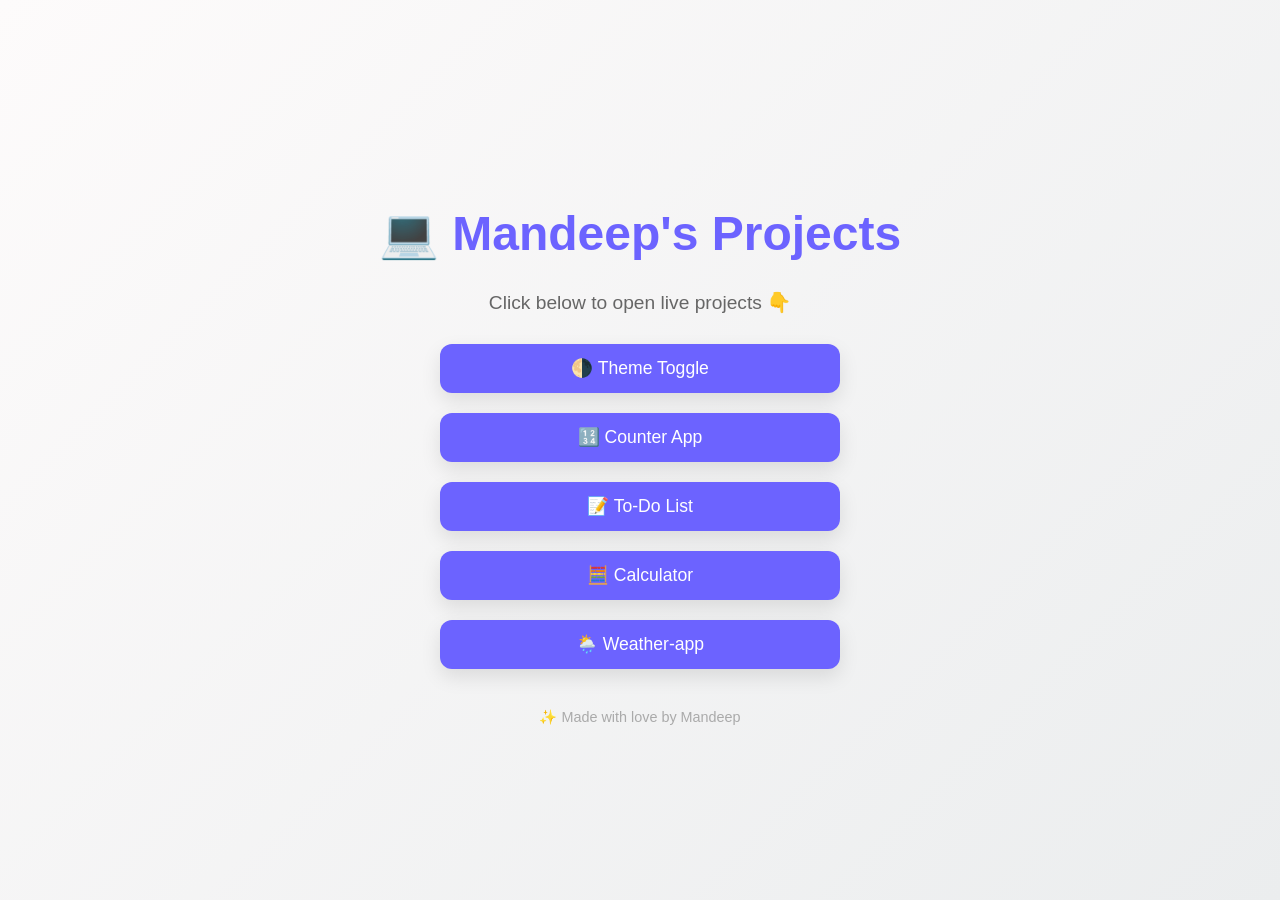
<file: index.html>
<!DOCTYPE html>
<html lang="en">
<head>
  <meta charset="UTF-8" />
  <meta name="viewport" content="width=device-width, initial-scale=1.0"/>
  <title>Mandeep's JavaScript Projects 🌟</title>
  <style>
    body {
      margin: 0;
      padding: 0;
      font-family: 'Segoe UI', sans-serif;
      background: linear-gradient(135deg, #fdfbfb, #ebedee);
      display: flex;
      flex-direction: column;
      align-items: center;
      justify-content: center;
      min-height: 100vh;
      color: #333;
    }

    h1 {
      font-size: 3rem;
      color: #6c63ff;
      margin-bottom: 10px;
    }

    p {
      font-size: 1.2rem;
      margin-bottom: 30px;
      color: #666;
    }

    .project-links {
      display: flex;
      flex-direction: column;
      gap: 20px;
      width: 90%;
      max-width: 400px;
    }

    a {
      text-decoration: none;
      padding: 14px 20px;
      border-radius: 12px;
      background: #6c63ff;
      color: white;
      font-size: 1.1rem;
      font-weight: 500;
      box-shadow: 0 8px 20px rgba(0, 0, 0, 0.1);
      transition: 0.3s ease;
      text-align: center;
    }

    a:hover {
      background: #5a54e9;
      transform: scale(1.05);
    }

    footer {
      margin-top: 40px;
      font-size: 0.9rem;
      color: #aaa;
    }
  </style>
</head>
<body>

  <h1>💻 Mandeep's Projects</h1>
  <p>Click below to open live projects 👇</p>

  <div class="project-links">
    <a href="https://mandeepkaur12345678.github.io/JavaScript_projects/theme-toggle/">🌗 Theme Toggle</a>
    <a href="https://mandeepkaur12345678.github.io/JavaScript_projects/counter-app/">🔢 Counter App</a>
    <a href="https://mandeepkaur12345678.github.io/JavaScript_projects/todo-list/">📝 To-Do List</a>
    <a href="https://mandeepkaur12345678.github.io/JavaScript_projects/calculator/">🧮 Calculator</a>
    <a href="https://mandeepkaur12345678.github.io/JavaScript_projects/weather-app/">🌦️ Weather-app</a>
  </div>

  <footer>✨ Made with love by Mandeep</footer>

</body>
</html>
</file>
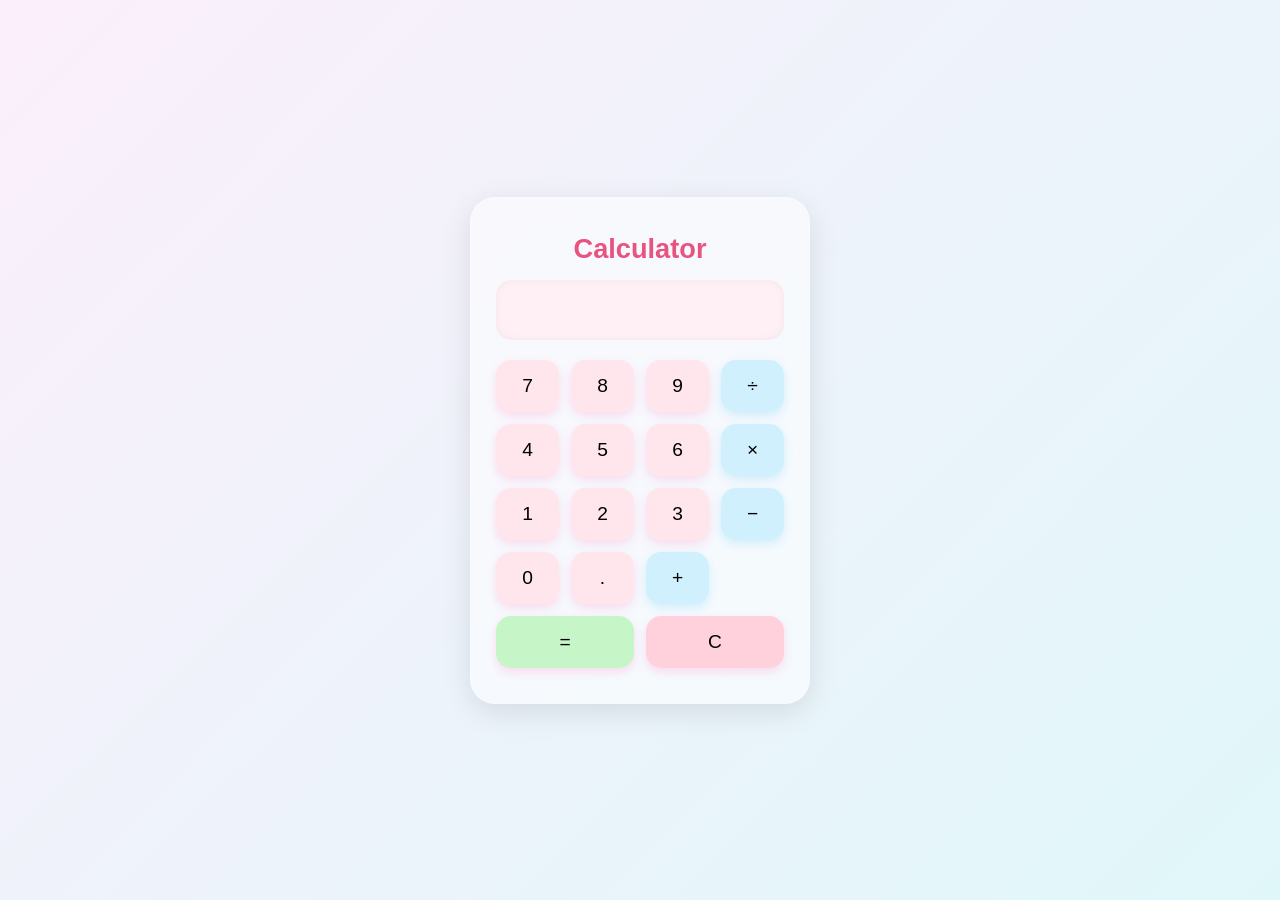
<file: calculator/index.html>
<!DOCTYPE html>
<html lang="en">
<head>
  <meta charset="UTF-8" />
  <meta name="viewport" content="width=device-width, initial-scale=1.0"/>
  <title>🐰 Bunny Calculator</title>
  <link rel="stylesheet" href="style.css"/>
</head>
<body>
  <div class="calculator">
    <h2>Calculator</h2>
    <input type="text" id="display" disabled />
    <div class="buttons">
      <button onclick="press('7')">7</button>
      <button onclick="press('8')">8</button>
      <button onclick="press('9')">9</button>
      <button class="operator" onclick="press('/')">÷</button>

      <button onclick="press('4')">4</button>
      <button onclick="press('5')">5</button>
      <button onclick="press('6')">6</button>
      <button class="operator" onclick="press('*')">×</button>

      <button onclick="press('1')">1</button>
      <button onclick="press('2')">2</button>
      <button onclick="press('3')">3</button>
      <button class="operator" onclick="press('-')">−</button>

      <button onclick="press('0')">0</button>
      <button onclick="press('.')">.</button>
      <button class="operator" onclick="press('+')">+</button>
      <button class="equal" onclick="calculate()">=</button>

      <button class="clear" onclick="clearDisplay()">C</button>
    </div>
  </div>

  <script src="script.js"></script>
</body>
</html>
</file>
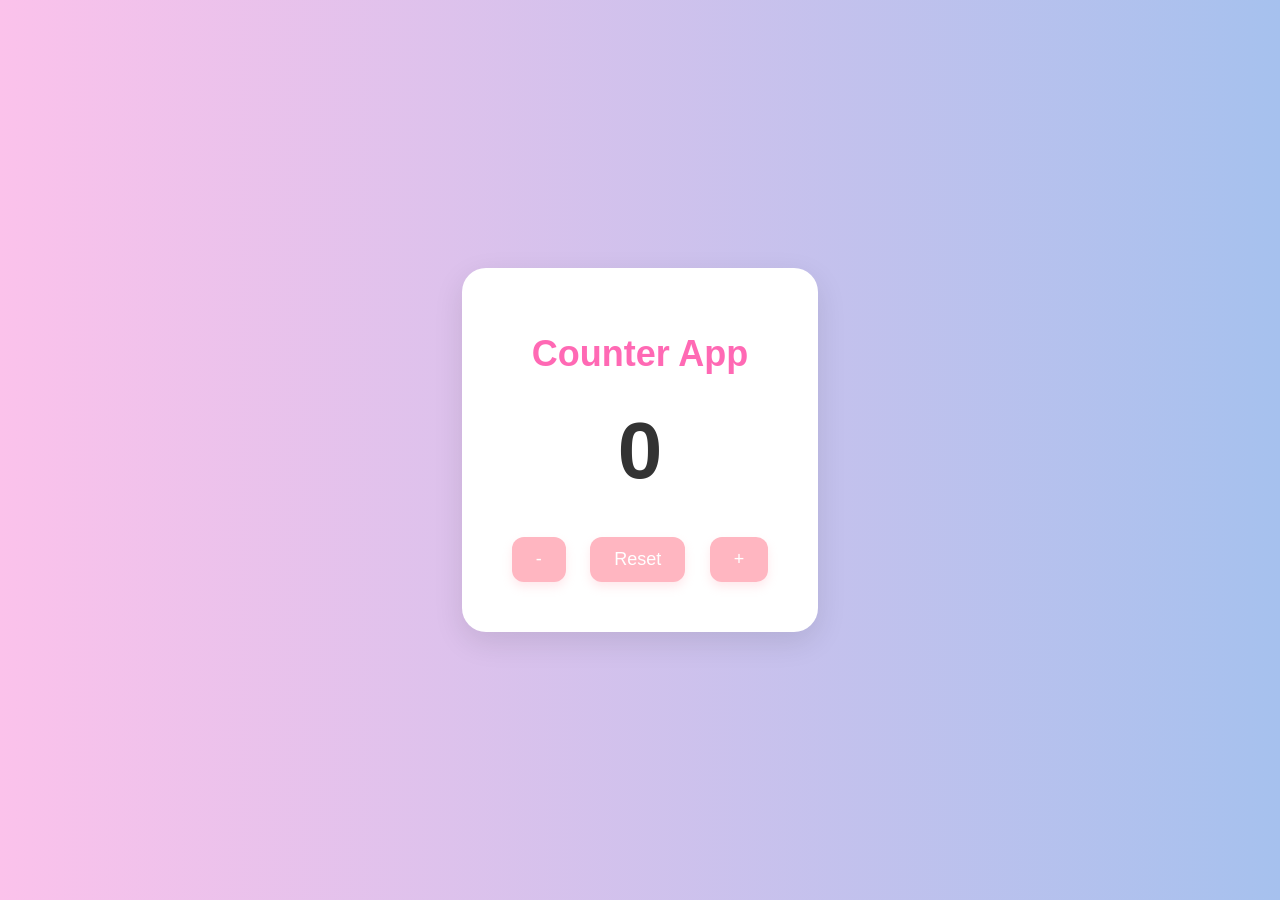
<file: counter-app/index.html>
<!DOCTYPE html>
<html lang="en">
<head>
  <meta charset="UTF-8">
  <title>Counter App</title>
  <link rel="stylesheet" href="style.css" />
</head>
<body>
  <div class="container">
    <h1>Counter App</h1>
    <div id="count">0</div>
    <div class="buttons">
      <button id="decrease">-</button>
      <button id="reset">Reset</button>
      <button id="increase">+</button>
    </div>
  </div>

  <script src="script.js"></script>
</body>
</html>
</file>
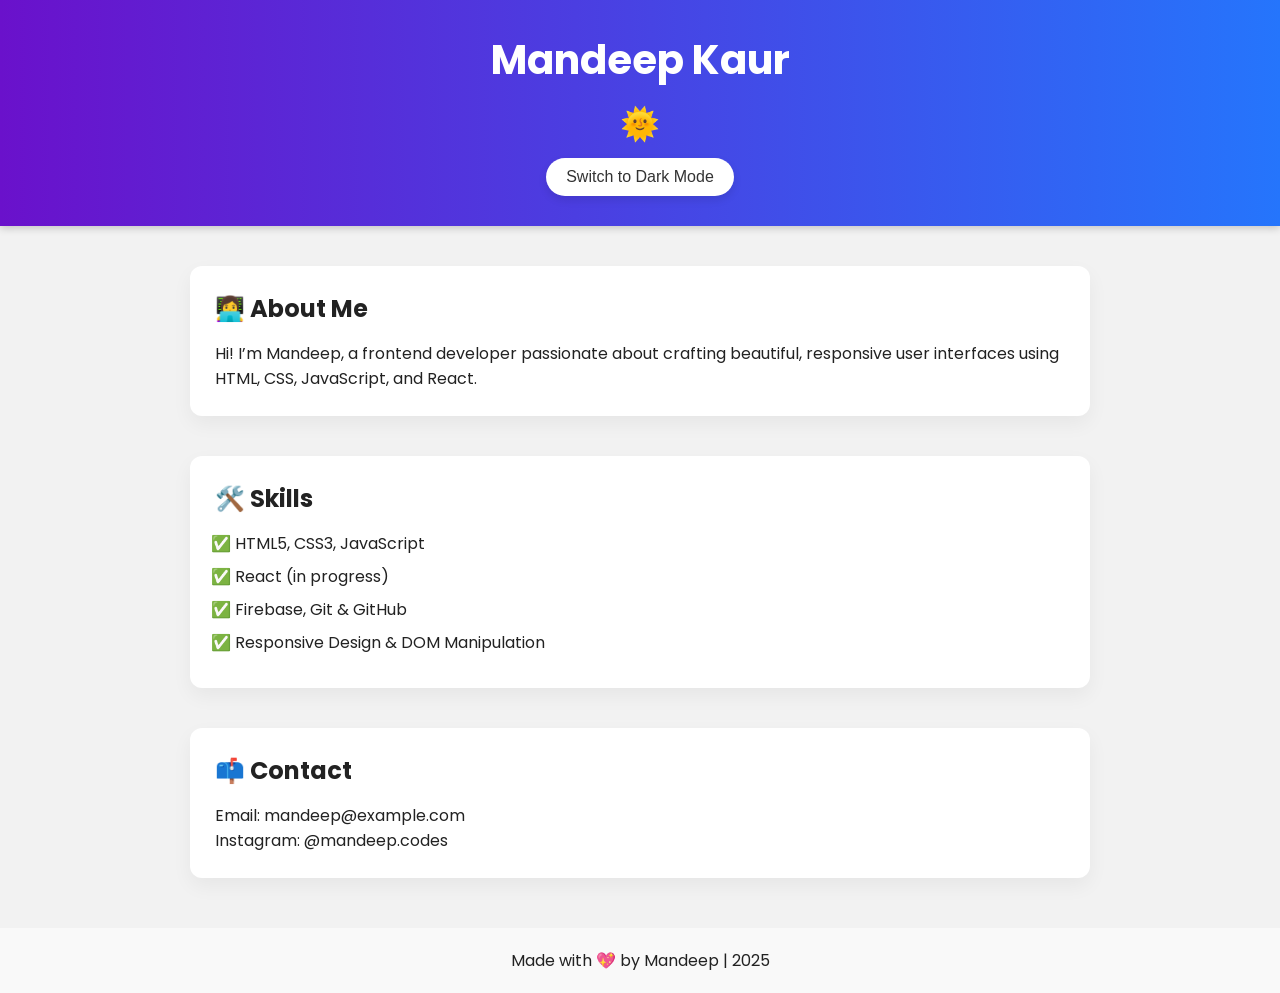
<file: theme-toggle/index.html>
<!DOCTYPE html>
<html lang="en">
<head>
  <meta charset="UTF-8" />
  <meta name="viewport" content="width=device-width, initial-scale=1.0"/>
  <title>Mandeep | Developer Portfolio</title>
  <link href="https://fonts.googleapis.com/css2?family=Poppins:wght@400;600&display=swap" rel="stylesheet">
  <style>
    * {
      margin: 0;
      padding: 0;
      box-sizing: border-box;
    }

    body {
      font-family: 'Poppins', sans-serif;
      background-color: #f2f2f2;
      color: #222;
      transition: 0.4s;
    }

    .dark-mode {
      background-color: #121212;
      color: #eee;
    }

    header {
      padding: 30px 0;
      text-align: center;
      background: linear-gradient(to right, #6a11cb, #2575fc);
      color: white;
      box-shadow: 0 2px 8px rgba(0,0,0,0.2);
    }

    h1 {
      font-size: 2.5rem;
    }

    .icon {
      font-size: 32px;
      margin: 10px 0;
      cursor: pointer;
      transition: 0.3s ease;
    }

    .toggle-btn {
      background-color: white;
      color: #333;
      border: none;
      padding: 10px 20px;
      font-size: 1rem;
      border-radius: 25px;
      cursor: pointer;
      box-shadow: 0 4px 8px rgba(0,0,0,0.1);
      transition: 0.3s ease;
    }

    .dark-mode .toggle-btn {
      background-color: #333;
      color: #fff;
    }

    .section {
      max-width: 900px;
      margin: 40px auto;
      padding: 25px;
      background-color: white;
      border-radius: 12px;
      box-shadow: 0 8px 20px rgba(0, 0, 0, 0.05);
      transition: 0.3s ease;
    }

    .dark-mode .section {
      background-color: #1f1f1f;
      color: #ddd;
      box-shadow: 0 8px 20px rgba(255, 255, 255, 0.05);
    }

    h2 {
      margin-bottom: 15px;
      font-size: 1.5rem;
    }

    ul {
      list-style-type: "✅ ";
      padding-left: 20px;
      text-align: left;
    }

    li {
      margin: 8px 0;
    }

    footer {
      margin-top: 50px;
      text-align: center;
      padding: 20px;
      background-color: #f9f9f9;
    }

    .dark-mode footer {
      background-color: #181818;
    }
  </style>
</head>
<body>

  <header>
    <h1>Mandeep Kaur</h1>
    <div class="icon" id="themeIcon">🌞</div>
    <button class="toggle-btn" id="Togglebtn">Switch to Dark Mode</button>
  </header>

  <div class="section">
    <h2>👩‍💻 About Me</h2>
    <p>Hi! I’m Mandeep, a frontend developer passionate about crafting beautiful, responsive user interfaces using HTML, CSS, JavaScript, and React.</p>
  </div>

  <div class="section">
    <h2>🛠️ Skills</h2>
    <ul>
      <li>HTML5, CSS3, JavaScript</li>
      <li>React (in progress)</li>
      <li>Firebase, Git & GitHub</li>
      <li>Responsive Design & DOM Manipulation</li>
    </ul>
  </div>

  <div class="section">
    <h2>📫 Contact</h2>
    <p>Email: mandeep@example.com</p>
    <p>Instagram: @mandeep.codes</p>
  </div>

  <footer>
    <p>Made with 💖 by Mandeep | 2025</p>
  </footer>

  <script>
    const Togglebtn = document.getElementById("Togglebtn");
    const themeIcon = document.getElementById("themeIcon");

    if (localStorage.getItem("theme") === "dark") {
      document.body.classList.add("dark-mode");
      Togglebtn.innerText = "Switch to Light Mode";
      themeIcon.innerText = "🌚";
    }

    Togglebtn.addEventListener("click", () => {
      document.body.classList.toggle("dark-mode");
      const isDark = document.body.classList.contains("dark-mode");

      Togglebtn.innerText = isDark ? "Switch to Light Mode" : "Switch to Dark Mode";
      themeIcon.innerText = isDark ? "🌚" : "🌞";
      localStorage.setItem("theme", isDark ? "dark" : "light");
    });
  </script>

</body>
</html>
</file>
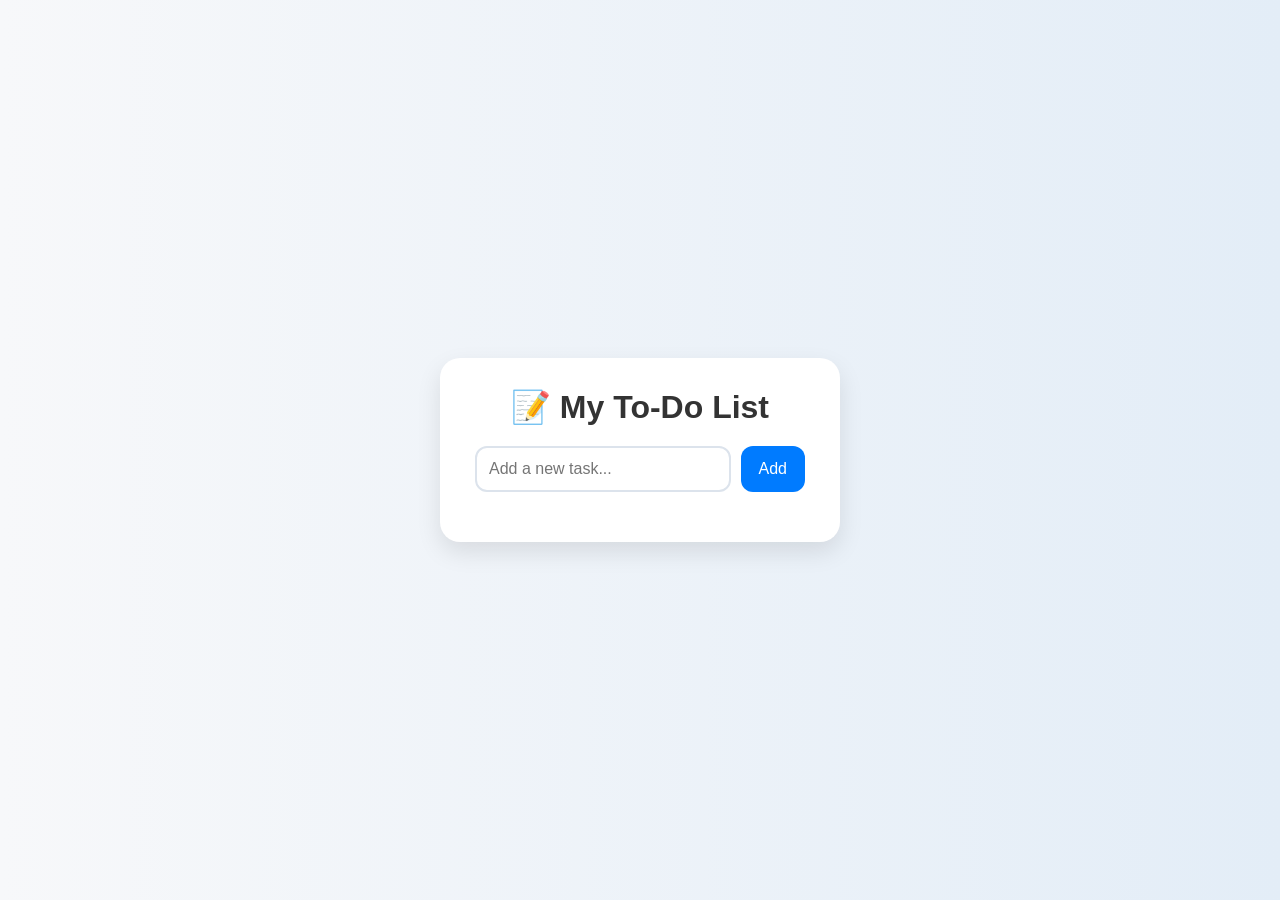
<file: todo-list/index.html>
<!DOCTYPE html>
<html lang="en">
<head>
  <meta charset="UTF-8" />
  <meta name="viewport" content="width=device-width, initial-scale=1.0"/>
  <title>To-Do List</title>
  <link rel="stylesheet" href="style.css" />
</head>
<body>
  <div class="todo-container">
    <h1>📝 My To-Do List</h1>
    <div class="input-group">
      <input type="text" id="task-input" placeholder="Add a new task..." />
      <button id="add-btn">Add</button>
    </div>
    <ul id="task-list"></ul>
  </div>

  <script src="script.js"></script>
</body>
</html>
</file>
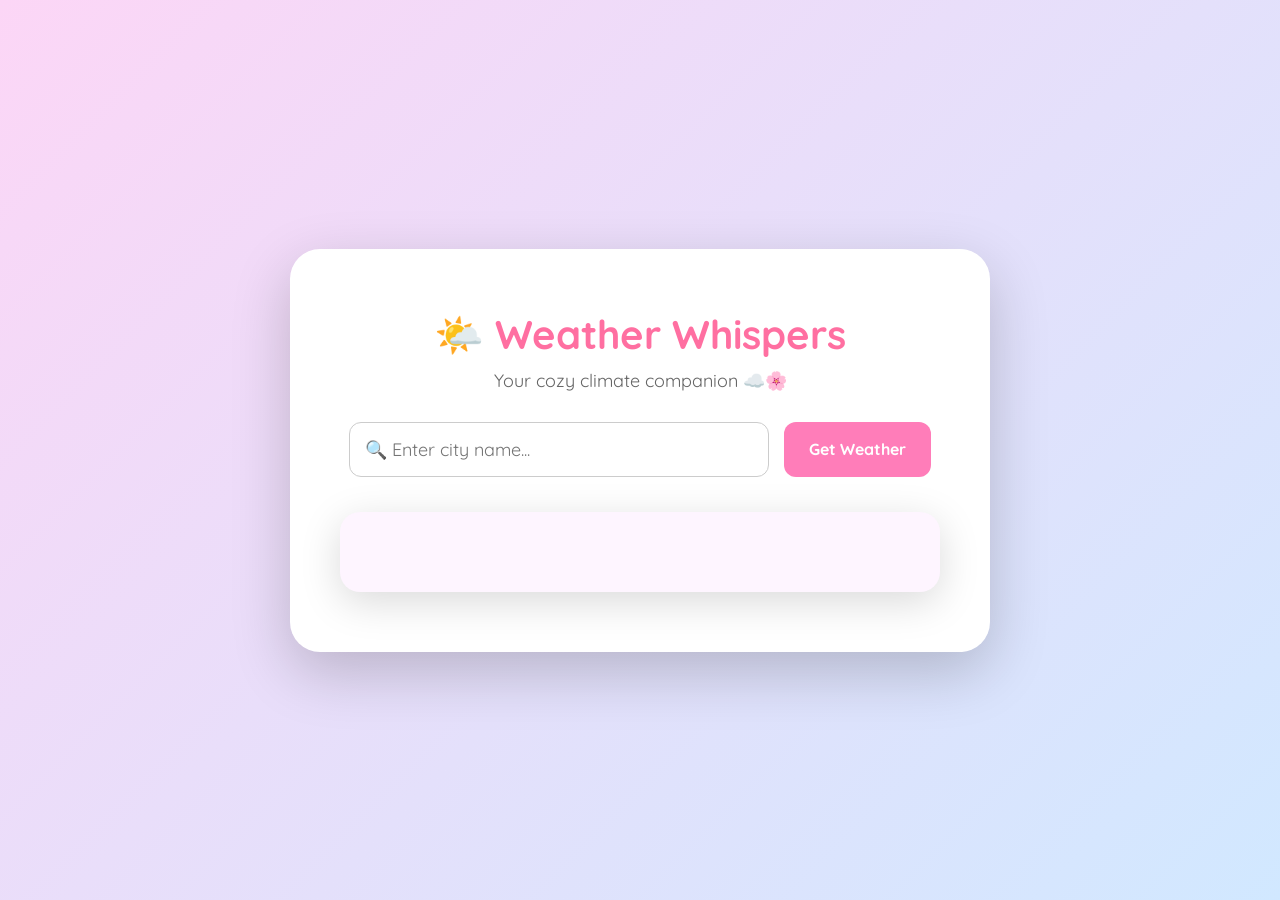
<file: weather-app/index.html>
<!DOCTYPE html>
<html lang="en">
<head>
  <meta charset="UTF-8"/>
  <meta name="viewport" content="width=device-width, initial-scale=1.0"/>
  <title>🌦️ Pretty Weather App</title>
  <link rel="stylesheet" href="style.css"/>
</head>
<body>
  <div class="container">
    <h1>🌤️ Weather Whispers</h1>
    <p class="tagline">Your cozy climate companion ☁️🌸</p>

    <div class="search-box">
      <input type="text" id="city" placeholder="🔍 Enter city name...">
      <button onclick="getWeather()">Get Weather</button>
    </div>

    <div class="card" id="result">
      <!-- Weather info will be inserted here -->
    </div>
  </div>

  <script src="script.js"></script>
</body>
</html>
</file>
<file: calculator/style.css>
/* Reset and setup */
* {
  margin: 0;
  padding: 0;
  box-sizing: border-box;
  font-family: 'Quicksand', sans-serif;
}

body {
  height: 100vh;
  background: linear-gradient(135deg, #fbeffb, #e0f7fa);
  display: flex;
  justify-content: center;
  align-items: center;
  overflow: hidden;
}

/* Calculator Container */
.calculator {
  background: rgba(255, 255, 255, 0.5);
  backdrop-filter: blur(12px);
  -webkit-backdrop-filter: blur(12px);
  border-radius: 25px;
  padding: 35px 25px;
  box-shadow: 0 8px 30px rgba(0, 0, 0, 0.1);
  border: 1px solid rgba(255, 255, 255, 0.3);
  width: 340px;
  text-align: center;
  animation: float 3s ease-in-out infinite;
}

@keyframes float {
  0% { transform: translateY(0); }
  50% { transform: translateY(-6px); }
  100% { transform: translateY(0); }
}

/* Bunny Icon */
.bunny {
  width: 80px;
  margin-bottom: 10px;
  border-radius: 50%;
  animation: rotateBunny 4s linear infinite;
}

@keyframes rotateBunny {
  0% { transform: rotate(0deg); }
  100% { transform: rotate(360deg); }
}

/* Header */
h2 {
  margin-bottom: 15px;
  font-size: 1.7rem;
  color: #e75480;
}

/* Display Field */
#display {
  width: 100%;
  height: 60px;
  font-size: 1.6rem;
  border: none;
  border-radius: 15px;
  padding: 10px;
  text-align: right;
  background-color: #fff0f6;
  box-shadow: inset 0 0 8px rgba(0, 0, 0, 0.05);
  margin-bottom: 20px;
  color: #444;
}

/* Buttons Layout */
.buttons {
  display: grid;
  grid-template-columns: repeat(4, 1fr);
  gap: 12px;
}

/* All Buttons */
button {
  padding: 15px;
  font-size: 1.2rem;
  border: none;
  border-radius: 15px;
  cursor: pointer;
  background-color: #ffe5ec;
  transition: all 0.2s ease-in-out;
  box-shadow: 0 4px 10px rgba(255, 173, 214, 0.4);
}

button:hover {
  transform: scale(1.05);
  background-color: #ffcde4;
}

/* Operators */
.operator {
  background-color: #d0f0fd;
  box-shadow: 0 4px 10px rgba(154, 219, 255, 0.4);
}

.operator:hover {
  background-color: #aee4fb;
}

/* Equal Button */
.equal {
  background-color: #c6f6c8;
  grid-column: span 2;
}

.equal:hover {
  background-color: #a7efac;
}

/* Clear Button */
.clear {
  background-color: #ffd1dc;
  grid-column: span 2;
}

.clear:hover {
  background-color: #fba4b7;
}
</file>
<file: counter-app/style.css>
body {
  background: linear-gradient(to right, #fbc2eb, #a6c1ee);
  font-family: 'Poppins', sans-serif;
  display: flex;
  justify-content: center;
  align-items: center;
  height: 100vh;
  margin: 0;
}

.container {
  background-color: white;
  padding: 40px;
  border-radius: 24px;
  box-shadow: 0 10px 30px rgba(0, 0, 0, 0.1);
  text-align: center;
  animation: fadeIn 1s ease-in-out;
}

@keyframes fadeIn {
  from { opacity: 0; transform: scale(0.9); }
  to { opacity: 1; transform: scale(1); }
}

h1 {
  font-size: 36px;
  color: #ff69b4;
  margin-bottom: 10px;
}

#count {
  font-size: 80px;
  font-weight: bold;
  margin: 30px 0;
  color: #333;
  transition: 0.3s ease-in-out;
}

.buttons button {
  padding: 12px 24px;
  font-size: 18px;
  margin: 10px;
  border: none;
  border-radius: 12px;
  background: #ffb6c1;
  color: white;
  cursor: pointer;
  box-shadow: 0 5px 10px rgba(255, 182, 193, 0.3);
  transition: 0.3s ease;
}

.buttons button:hover {
  background: #ff69b4;
  transform: translateY(-3px);
}
</file>
<file: todo-list/style.css>
* {
  margin: 0;
  padding: 0;
  box-sizing: border-box;
}

body {
  font-family: 'Poppins', sans-serif;
  background: linear-gradient(to right, #f7f8fa, #e3edf7);
  display: flex;
  justify-content: center;
  align-items: center;
  height: 100vh;
}

.todo-container {
  background: #fff;
  padding: 30px 35px;
  border-radius: 20px;
  box-shadow: 0 10px 25px rgba(0, 0, 0, 0.1);
  width: 400px;
  max-width: 90%;
  transition: all 0.3s ease-in-out;
}

.todo-container:hover {
  transform: scale(1.01);
}

h1 {
  text-align: center;
  margin-bottom: 20px;
  color: #333;
}

.input-group {
  display: flex;
  gap: 10px;
  margin-bottom: 20px;
}

#task-input {
  flex: 1;
  padding: 12px;
  border: 2px solid #dce3ec;
  border-radius: 12px;
  font-size: 16px;
  outline: none;
  transition: 0.3s;
}

#task-input:focus {
  border-color: #007bff;
}

#add-btn {
  padding: 12px 18px;
  background: #007bff;
  color: #fff;
  border: none;
  font-size: 16px;
  border-radius: 12px;
  cursor: pointer;
  transition: background 0.3s ease;
}

#add-btn:hover {
  background: #0056b3;
}

#task-list {
  list-style: none;
  max-height: 300px;
  overflow-y: auto;
  padding-right: 5px;
}

li {
  background: #f1f5f9;
  padding: 12px 14px;
  margin-bottom: 10px;
  border-radius: 10px;
  font-size: 16px;
  color: #333;
  display: flex;
  justify-content: space-between;
  align-items: center;
  transition: all 0.2s ease;
}

li.completed {
  text-decoration: line-through;
  color: #888;
  background: #e6e8eb;
}

li button {
  background: transparent;
  border: none;
  color: #e74c3c;
  font-size: 18px;
  cursor: pointer;
  transition: transform 0.2s ease;
}

li button:hover {
  transform: scale(1.3);
}
</file>
<file: weather-app/style.css>
@import url('https://fonts.googleapis.com/css2?family=Quicksand:wght@400;600&display=swap');

* {
  margin: 0;
  padding: 0;
  box-sizing: border-box;
  font-family: 'Quicksand', sans-serif;
}

body {
  height: 100vh;
  background: linear-gradient(135deg, #fcd6f6, #d1e8ff);
  display: flex;
  justify-content: center;
  align-items: center;
  padding: 20px;
}

.container {
  background: white;
  padding: 60px 50px;
  border-radius: 30px;
  max-width: 700px;
  width: 100%;
  text-align: center;
  box-shadow: 0 20px 60px rgba(0, 0, 0, 0.2);
  backdrop-filter: blur(12px);
  animation: fadeIn 1s ease-in-out;
}

@keyframes fadeIn {
  from { opacity: 0; transform: scale(0.9); }
  to { opacity: 1; transform: scale(1); }
}

h1 {
  font-size: 40px;
  color: #ff6fa1;
  margin-bottom: 10px;
}

.tagline {
  font-size: 18px;
  color: #666;
  margin-bottom: 30px;
}

.search-box {
  display: flex;
  gap: 15px;
  margin-bottom: 35px;
  justify-content: center;
}

input {
  padding: 15px;
  width: 70%;
  border-radius: 12px;
  border: 1px solid #ccc;
  font-size: 18px;
  outline: none;
}

button {
  padding: 15px 25px;
  background-color: #ff7db9;
  border: none;
  color: white;
  border-radius: 12px;
  font-weight: bold;
  font-size: 16px;
  cursor: pointer;
  transition: background 0.3s;
}

button:hover {
  background-color: #ff4f9a;
}

.card {
  background-color: #fef5ff;
  border-radius: 20px;
  padding: 40px 30px;
  box-shadow: 0 10px 40px rgba(0,0,0,0.15);
  font-size: 18px;
  color: #333;
  line-height: 2;
}

.card h2 {
  margin-bottom: 15px;
  color: #444;
  font-size: 28px;
}

.card p {
  margin: 10px 0;
  font-size: 20px;
}
</file>
